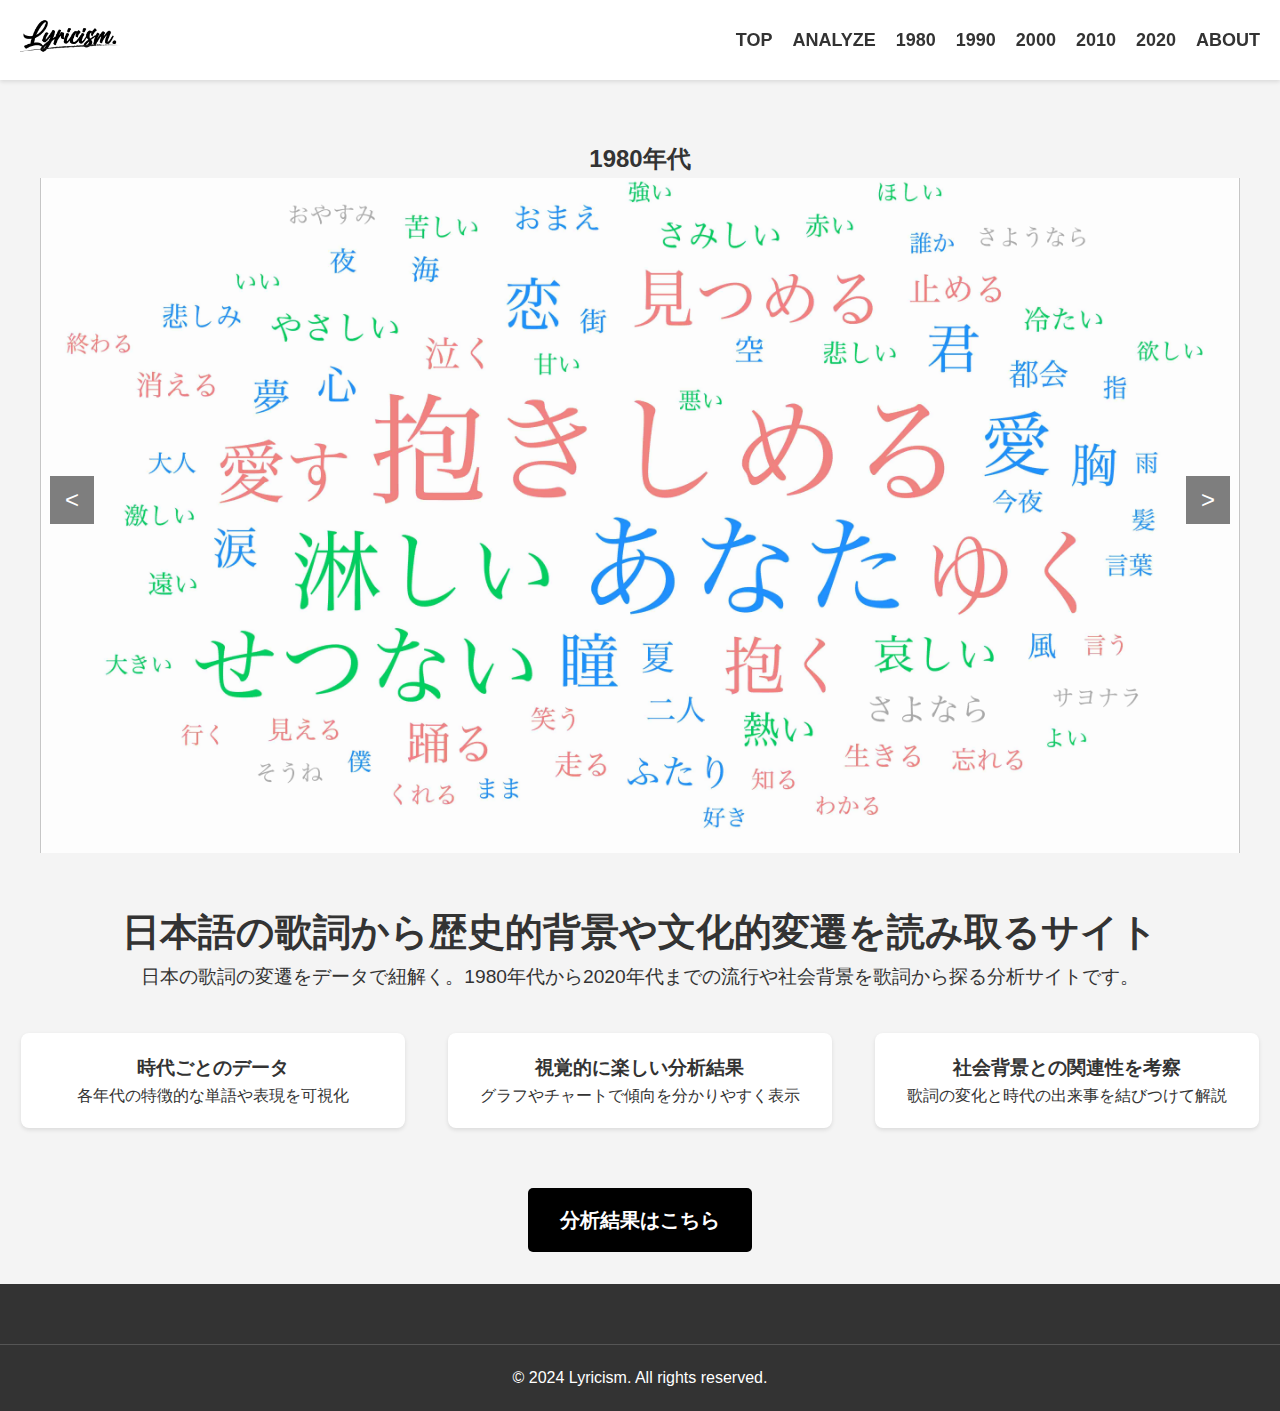
<file: index.html>
<!DOCTYPE html>
<html lang="ja">
<head>
    <meta charset="UTF-8">
    <meta name="viewport" content="width=device-width, initial-scale=1.0">
    <title>Lyricism</title>
    <link rel="stylesheet" href="styles.css">
</head>
<body>
    <header>
        <div class="logo">
            <a href="index.html">
                <img src="images/logo.png" alt="サイトロゴ">
            </a>
        </div>
        <button class="hamburger-menu" aria-label="メニュー">
            <span></span>
            <span></span>
            <span></span>
          </button>
          <nav class="nav-menu">
            <ul>
                <li><a href="index.html" id="top-link">TOP</a></li>
                <li><a href="analyze.html" id="analyze-link">ANALYZE</a></li>
                    <li><a href="1980.html" id="1980-link">1980</a></li>
                    <li><a href="1990.html" id="1990-link">1990</a></li>
                    <li><a href="2000.html" id="2000-link">2000</a></li>
                    <li><a href="2010.html" id="2010-link">2010</a></li>
                    <li><a href="2020.html" id="2020-link">2020</a></li>
                    <li><a href="about.html" id="about-link">ABOUT</a></li>
            </ul>
        </nav>
    </header>

    <main>
        <section class="word-cloud-slider">
            <button class="slider-arrow slider-arrow-left" aria-label="前の年代へ">&lt;</button>
            <div class="slider-container">
                <div class="slide" data-year="1980">
                    <h2>1980年代</h2>
                    <img src="images/1980wordcloud.jpg" alt="1980年代のワードクラウド">
                </div>
                <div class="slide" data-year="1990">
                    <h2>1990年代</h2>
                    <img src="images/1990年代_wordcloud.jpg" alt="1990年代のワードクラウド">
                </div>
                <div class="slide" data-year="2000">
                    <h2>2000年代</h2>
                    <img src="images/2000_wordcloud.jpg" alt="2000年代のワードクラウド">
                </div>
                <div class="slide" data-year="2010">
                    <h2>2010年代</h2>
                    <img src="images/2010's_wordcloud.jpg" alt="2010年代のワードクラウド">
                </div>
                <div class="slide" data-year="2020">
                    <h2>2020年代</h2>
                    <img src="images/2020's_wordcloud.jpg" alt="2020年代のワードクラウド">
                </div>
            </div>
            <button class="slider-arrow slider-arrow-right" aria-label="次の年代へ">&gt;</button>
        </section>

        <section class="site-introduction">
            <h1>日本語の歌詞から歴史的背景や文化的変遷を読み取るサイト</h1>
            <p>日本の歌詞の変遷をデータで紐解く。1980年代から2020年代までの流行や社会背景を歌詞から探る分析サイトです。</p>
        </section>

        <section class="site-points">
            <div class="point">
                <h3>時代ごとのデータ</h3>
                <p>各年代の特徴的な単語や表現を可視化</p>
            </div>
            <div class="point">
                <h3>視覚的に楽しい分析結果</h3>
                <p>グラフやチャートで傾向を分かりやすく表示</p>
            </div>
            <div class="point">
                <h3>社会背景との関連性を考察</h3>
                <p>歌詞の変化と時代の出来事を結びつけて解説</p>
            </div>
        </section>

        <div class="cta-container">
            <a href="analyze.html" class="cta-button" role="button" aria-label="分析結果を見る">
                分析結果はこちら
            </a>
        </div>

    </main>

    <footer>
        <div class="footer-bottom">
            <p>&copy; 2024 Lyricism. All rights reserved.</p>
        </div>
    </footer>

    <script src="script.js"></script>
</body>
</html>
</file>
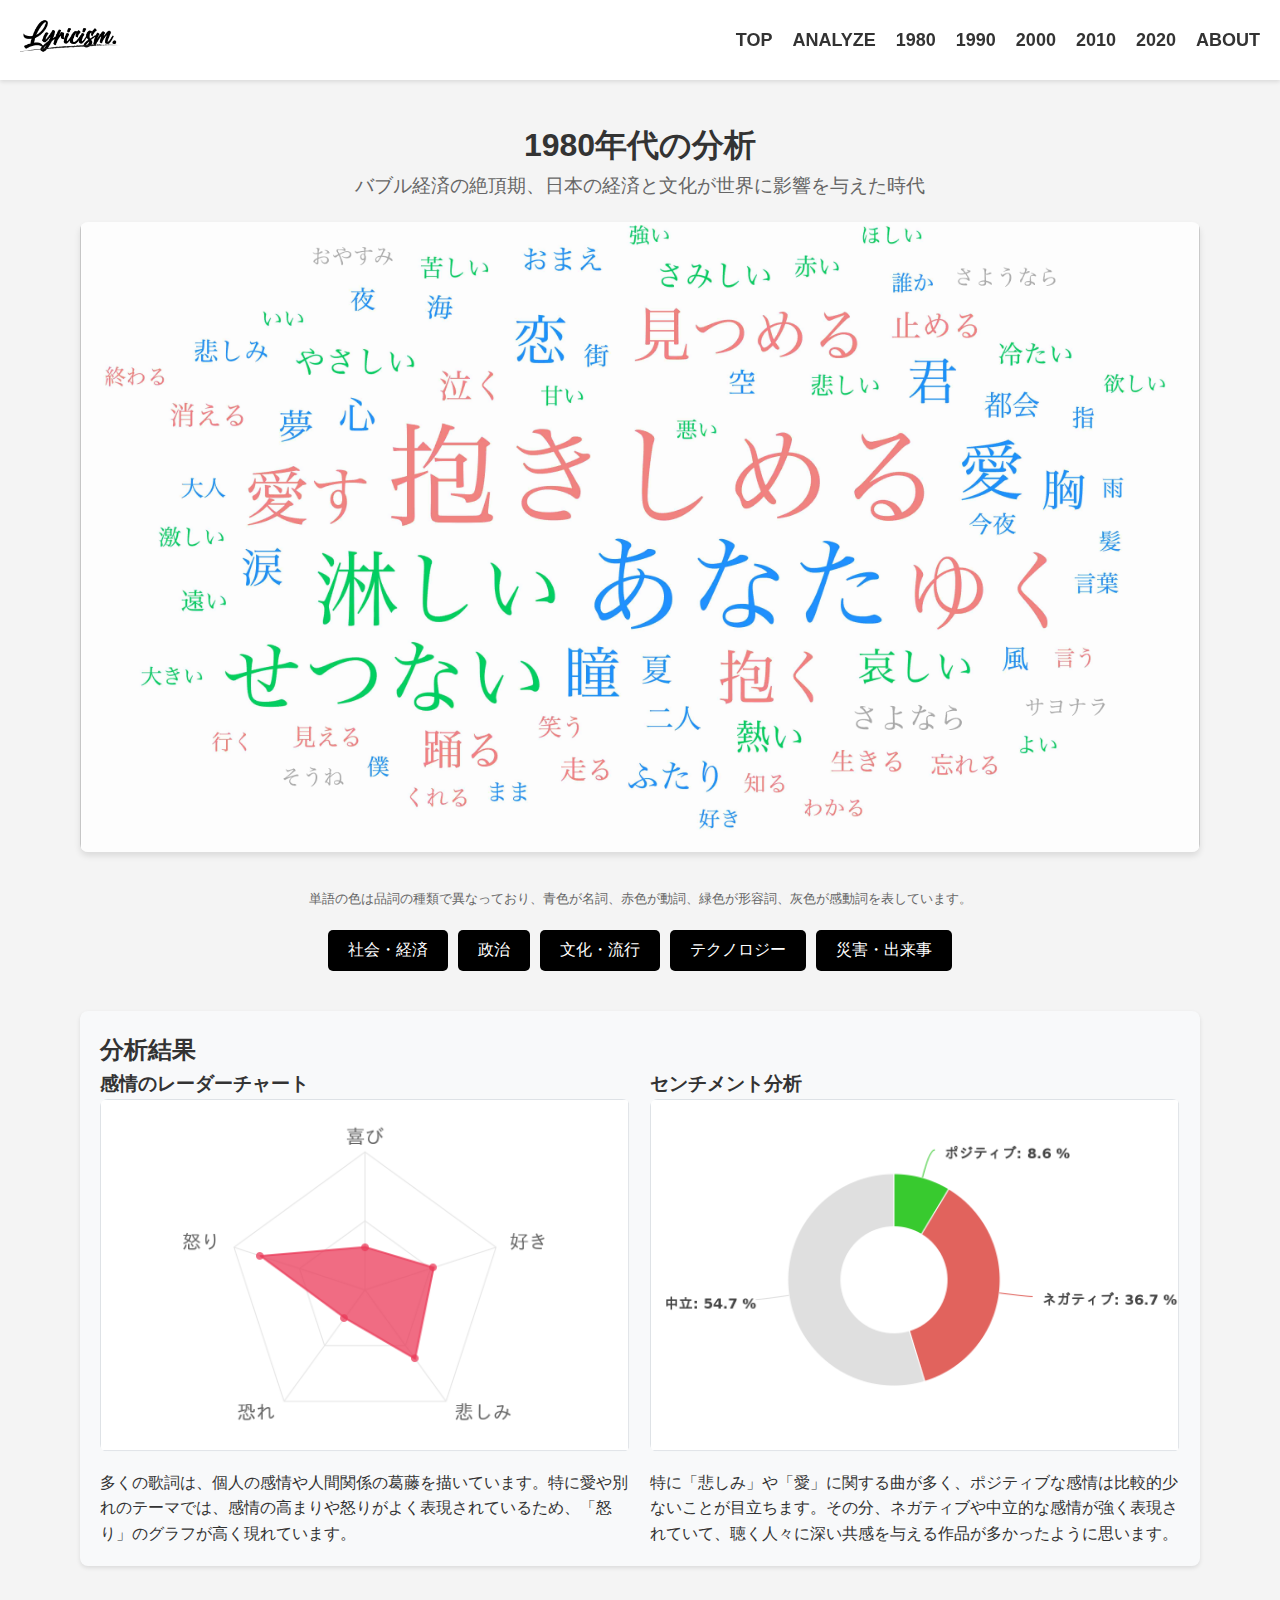
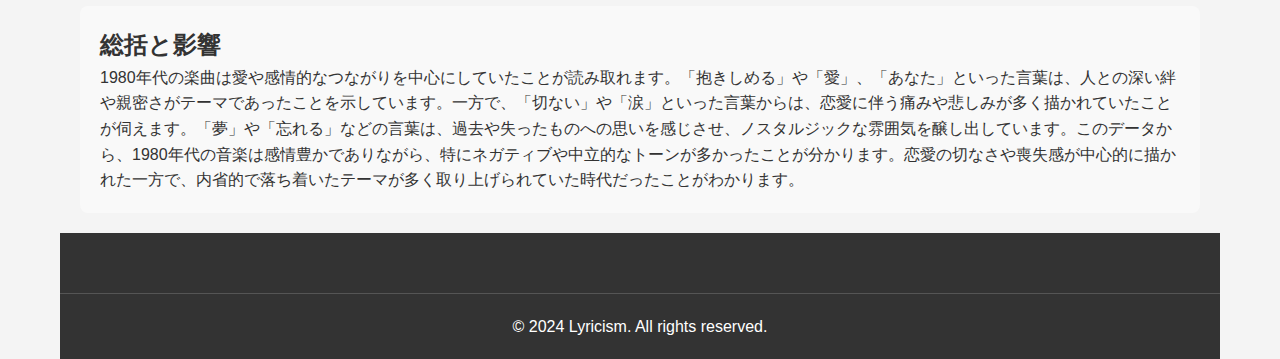
<file: 1980.html>
<!DOCTYPE html>
<html lang="ja">
<head>
    <meta charset="UTF-8">
    <meta name="viewport" content="width=device-width, initial-scale=1.0">
    <title>1980's - Lyricism</title>
    <link rel="stylesheet" href="styles.css">
    <link rel="stylesheet" href="era.css">
</head>
<body>
    <div class="container">
        <header>
            <div class="logo">
                    <a href="index.html">
                        <img src="images/logo.png" alt="サイトロゴ">
                    </a>
            </div>
            <button class="hamburger-menu" aria-label="メニュー">
                <span></span>
                <span></span>
                <span></span>
              </button>
              <nav class="nav-menu">
                <ul>
                    <li><a href="index.html" id="top-link">TOP</a></li>
                    <li><a href="analyze.html" id="analyze-link">ANALYZE</a></li>
                    <li><a href="1980.html" id="1980-link">1980</a></li>
                    <li><a href="1990.html" id="1990-link">1990</a></li>
                    <li><a href="2000.html" id="2000-link">2000</a></li>
                    <li><a href="2010.html" id="2010-link">2010</a></li>
                    <li><a href="2020.html" id="2020-link">2020</a></li>
                    <li><a href="about.html" id="about-link">ABOUT</a></li>
                </ul>
            </nav>
        </header>

        <main class="year-analysis">
            <section class="top-section">
                <h1>1980年代の分析</h1>
                <p class="year-description">バブル経済の絶頂期、日本の経済と文化が世界に影響を与えた時代</p>
                <div class="keyword-cloud">
                    <img src="images/1980wordcloud.jpg" alt="1980年代のキーワードクラウド" class="keyword-cloud-image">
                </div>
                <p class="keyword-explanation">単語の色は品詞の種類で異なっており、青色が名詞、赤色が動詞、緑色が形容詞、灰色が感動詞を表しています。</p>
                <div class="genre-buttons">
                    <button class="genre-btn" data-genre="society-economy">社会・経済</button>
                    <button class="genre-btn" data-genre="politics">政治</button>
                    <button class="genre-btn" data-genre="culture-trend">文化・流行</button>
                    <button class="genre-btn" data-genre="technology">テクノロジー</button>
                    <button class="genre-btn" data-genre="disasters-events">災害・出来事</button>
                </div>
            </section>

            <section id="genre-info" class="genre-info">
                <!-- ジャンル情報がここに動的に挿入されます -->
            </section>

            <section id="analysis-summary" class="analysis-summary">
                <h2>分析結果</h2>
                <div class="analysis-content">
                    <div class="emotion-analysis">
                        <h3>感情のレーダーチャート</h3>
                        <img src="images/1980emotion.png" alt="1980年代の感情レーダーチャート" class="analysis-image">
                        <p>多くの歌詞は、個人の感情や人間関係の葛藤を描いています。特に愛や別れのテーマでは、感情の高まりや怒りがよく表現されているため、「怒り」のグラフが高く現れています。</p>
                    </div>
                    <div class="sentiment-analysis">
                        <h3>センチメント分析</h3>
                        <img src="images/1980posinega.png" alt="1980年代のセンチメント分析" class="analysis-image">
                        <p>特に「悲しみ」や「愛」に関する曲が多く、ポジティブな感情は比較的少ないことが目立ちます。その分、ネガティブや中立的な感情が強く表現されていて、聴く人々に深い共感を与える作品が多かったように思います。</p>
                    </div>
                </div>
            </section>

            <section class="bottom-section">
                <h2>総括と影響</h2>
                <p>1980年代の楽曲は愛や感情的なつながりを中心にしていたことが読み取れます。「抱きしめる」や「愛」、「あなた」といった言葉は、人との深い絆や親密さがテーマであったことを示しています。一方で、「切ない」や「涙」といった言葉からは、恋愛に伴う痛みや悲しみが多く描かれていたことが伺えます。「夢」や「忘れる」などの言葉は、過去や失ったものへの思いを感じさせ、ノスタルジックな雰囲気を醸し出しています。このデータから、1980年代の音楽は感情豊かでありながら、特にネガティブや中立的なトーンが多かったことが分かります。恋愛の切なさや喪失感が中心的に描かれた一方で、内省的で落ち着いたテーマが多く取り上げられていた時代だったことがわかります。</p>
            </section>
        </main>

        <footer>
            <div class="footer-bottom">
                <p>&copy; 2024 Lyricism. All rights reserved.</p>
            </div>
        </footer>
    </div>
    <script src="1980.js"></script>
</body>
</html>
</file>
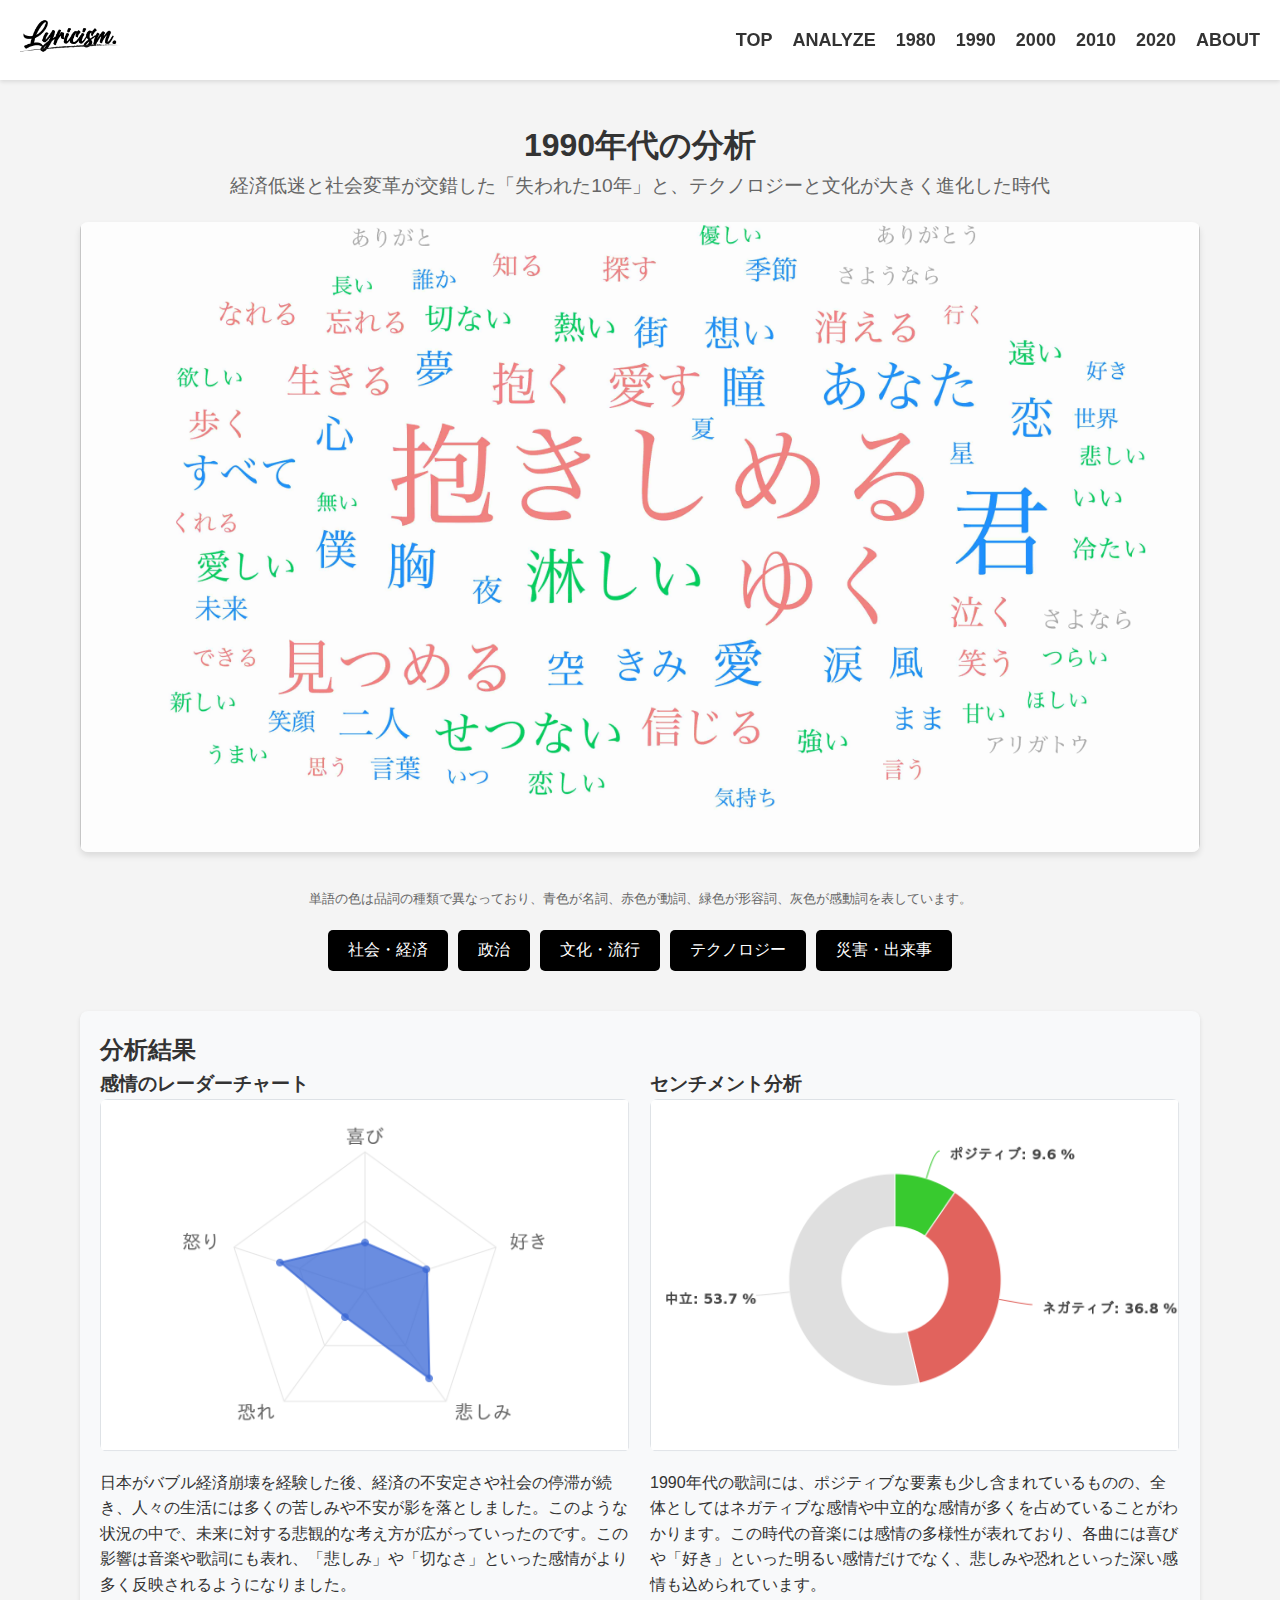
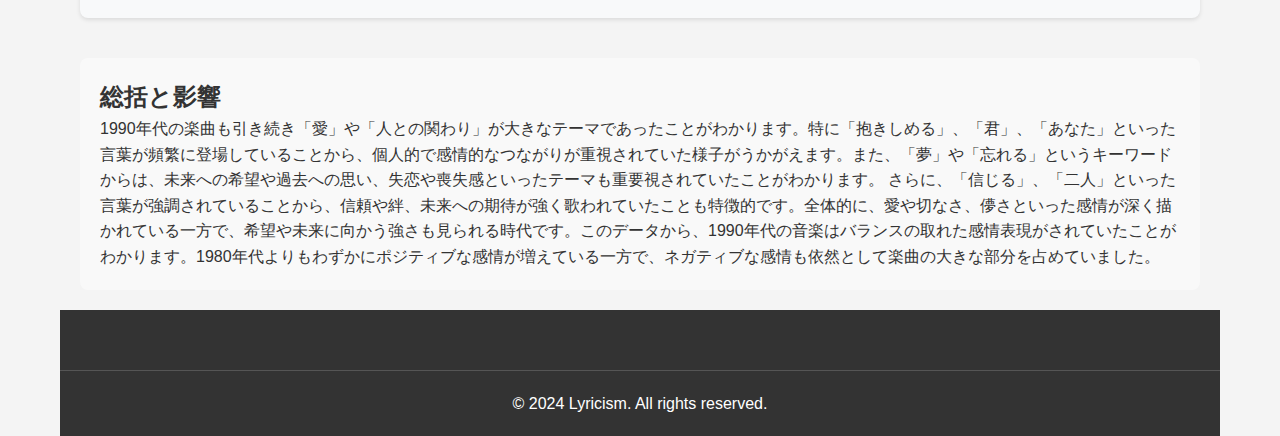
<file: 1990.html>
<!DOCTYPE html>
<html lang="ja">
<head>
    <meta charset="UTF-8">
    <meta name="viewport" content="width=device-width, initial-scale=1.0">
    <title>1990's - Lyricism</title>
    <link rel="stylesheet" href="styles.css">
    <link rel="stylesheet" href="era.css">
</head>
<body>
    <div class="container">
        <header>
            <div class="logo">
                <a href="index.html">
                    <img src="images/logo.png" alt="サイトロゴ">
                </a>
            </div>
            <button class="hamburger-menu" aria-label="メニュー">
                <span></span>
                <span></span>
                <span></span>
              </button>
              <nav class="nav-menu">
                <ul>
                    <li><a href="index.html" id="top-link">TOP</a></li>
                    <li><a href="analyze.html" id="analyze-link">ANALYZE</a></li>
                    <li><a href="1980.html" id="1980-link">1980</a></li>
                    <li><a href="1990.html" id="1990-link">1990</a></li>
                    <li><a href="2000.html" id="2000-link">2000</a></li>
                    <li><a href="2010.html" id="2010-link">2010</a></li>
                    <li><a href="2020.html" id="2020-link">2020</a></li>
                    <li><a href="about.html" id="about-link">ABOUT</a></li>
                </ul>
            </nav>
        </header>

        <main class="year-analysis">
            <section class="top-section">
                <h1>1990年代の分析</h1>
                <p class="year-description">経済低迷と社会変革が交錯した「失われた10年」と、テクノロジーと文化が大きく進化した時代</p>
                <div class="keyword-cloud">
                    <img src="images/1990年代_wordcloud.jpg" alt="1980年代のキーワードクラウド" class="keyword-cloud-image">
                </div>
                <p class="keyword-explanation">単語の色は品詞の種類で異なっており、青色が名詞、赤色が動詞、緑色が形容詞、灰色が感動詞を表しています。</p>
                <div class="genre-buttons">
                    <button class="genre-btn" data-genre="society-economy">社会・経済</button>
                    <button class="genre-btn" data-genre="politics">政治</button>
                    <button class="genre-btn" data-genre="culture-trend">文化・流行</button>
                    <button class="genre-btn" data-genre="technology">テクノロジー</button>
                    <button class="genre-btn" data-genre="disasters-events">災害・出来事</button>
                </div>
            </section>

            <section id="genre-info" class="genre-info">
                <!-- ジャンル情報がここに動的に挿入されます -->
            </section>

            <section id="analysis-summary" class="analysis-summary">
                <h2>分析結果</h2>
                <div class="analysis-content">
                    <div class="emotion-analysis">
                        <h3>感情のレーダーチャート</h3>
                        <img src="images/1990年代_emotionSummary.png" alt="1980年代の感情レーダーチャート" class="analysis-image">
                        <p>日本がバブル経済崩壊を経験した後、経済の不安定さや社会の停滞が続き、人々の生活には多くの苦しみや不安が影を落としました。このような状況の中で、未来に対する悲観的な考え方が広がっていったのです。この影響は音楽や歌詞にも表れ、「悲しみ」や「切なさ」といった感情がより多く反映されるようになりました。</p>
                    </div>
                    <div class="sentiment-analysis">
                        <h3>センチメント分析</h3>
                        <img src="images/1990年代_posinega_summary.png" alt="1980年代のセンチメント分析" class="analysis-image">
                        <p>1990年代の歌詞には、ポジティブな要素も少し含まれているものの、全体としてはネガティブな感情や中立的な感情が多くを占めていることがわかります。この時代の音楽には感情の多様性が表れており、各曲には喜びや「好き」といった明るい感情だけでなく、悲しみや恐れといった深い感情も込められています。</p>
                    </div>
                </div>
            </section>

            <section class="bottom-section">
                <h2>総括と影響</h2>
                <p>1990年代の楽曲も引き続き「愛」や「人との関わり」が大きなテーマであったことがわかります。特に「抱きしめる」、「君」、「あなた」といった言葉が頻繁に登場していることから、個人的で感情的なつながりが重視されていた様子がうかがえます。また、「夢」や「忘れる」というキーワードからは、未来への希望や過去への思い、失恋や喪失感といったテーマも重要視されていたことがわかります。 さらに、「信じる」、「二人」といった言葉が強調されていることから、信頼や絆、未来への期待が強く歌われていたことも特徴的です。全体的に、愛や切なさ、儚さといった感情が深く描かれている一方で、希望や未来に向かう強さも見られる時代です。このデータから、1990年代の音楽はバランスの取れた感情表現がされていたことがわかります。1980年代よりもわずかにポジティブな感情が増えている一方で、ネガティブな感情も依然として楽曲の大きな部分を占めていました。</p>
            </section>
        </main>

        <footer>
            <div class="footer-bottom">
                <p>&copy; 2024 Lyricism. All rights reserved.</p>
            </div>
        </footer>
    </div>

    <script src="1990.js"></script>
</body>
</html>
</file>
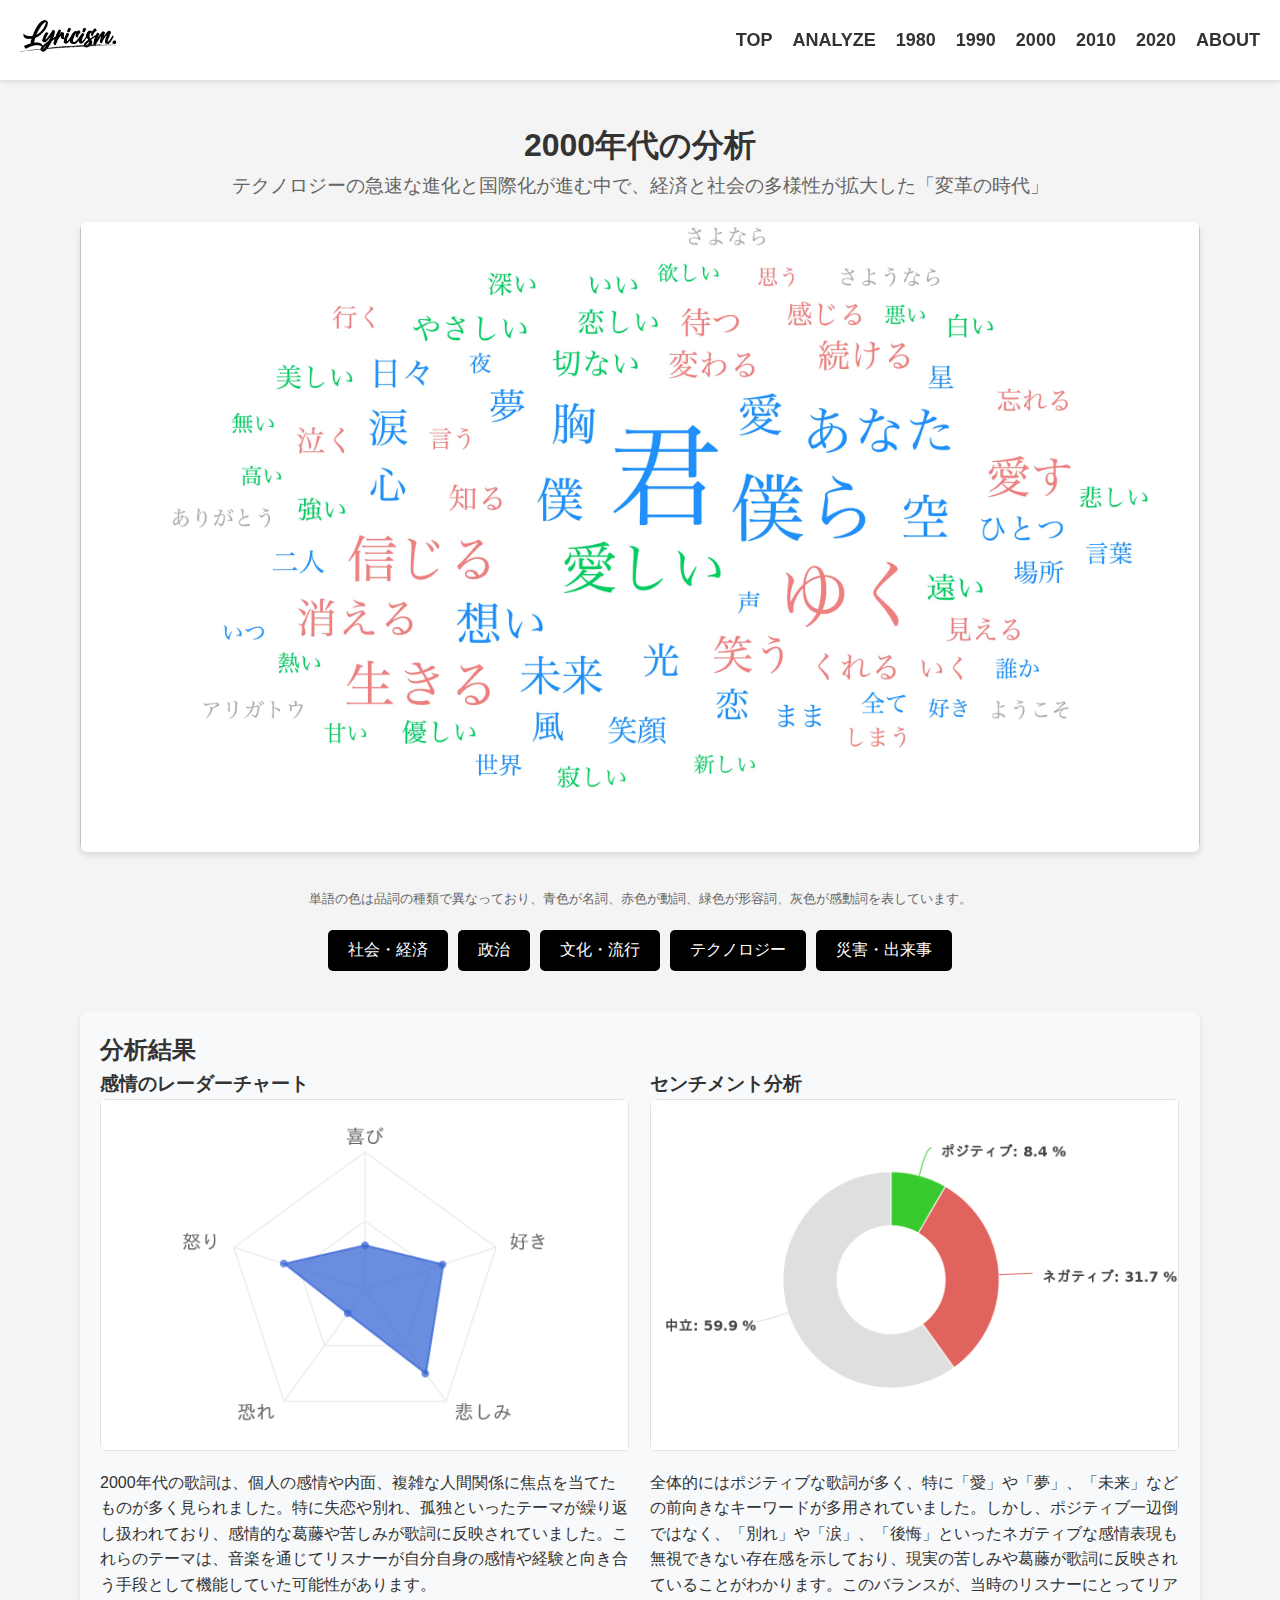
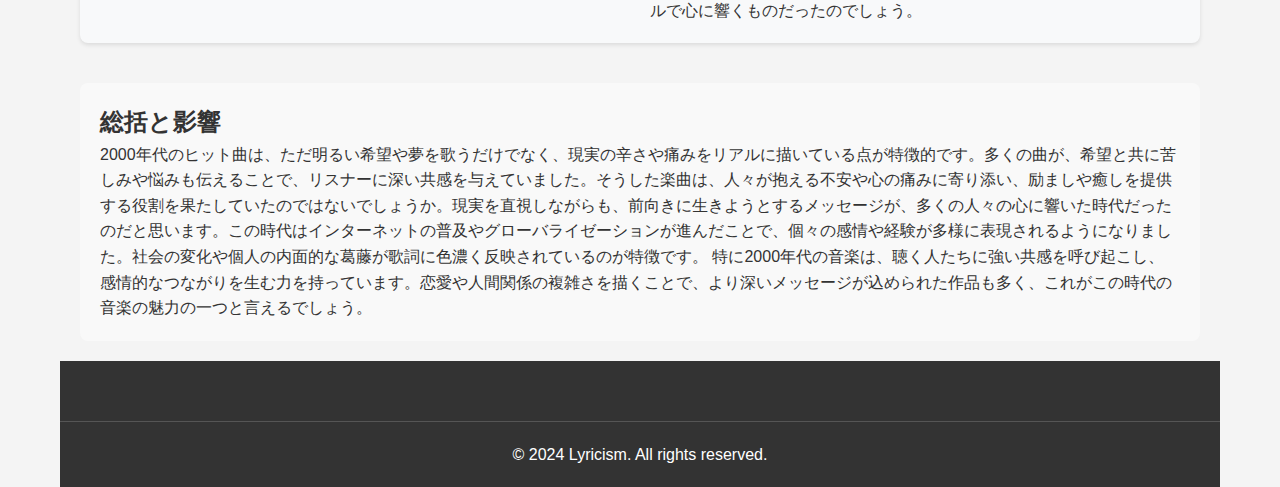
<file: 2000.html>
<!DOCTYPE html>
<html lang="ja">
<head>
    <meta charset="UTF-8">
    <meta name="viewport" content="width=device-width, initial-scale=1.0">
    <title>2000's - Lyricism</title>
    <link rel="stylesheet" href="styles.css">
    <link rel="stylesheet" href="era.css">
</head>
<body>
    <div class="container">
        <header>
            <div class="logo">
                <a href="index.html">
                    <img src="images/logo.png" alt="サイトロゴ">
                </a>
            </div>
            <button class="hamburger-menu" aria-label="メニュー">
                <span></span>
                <span></span>
                <span></span>
              </button>
              <nav class="nav-menu">
                <ul>
                    <li><a href="index.html" id="top-link">TOP</a></li>
                    <li><a href="analyze.html" id="analyze-link">ANALYZE</a></li>
                    <li><a href="1980.html" id="1980-link">1980</a></li>
                    <li><a href="1990.html" id="1990-link">1990</a></li>
                    <li><a href="2000.html" id="2000-link">2000</a></li>
                    <li><a href="2010.html" id="2010-link">2010</a></li>
                    <li><a href="2020.html" id="2020-link">2020</a></li>
                    <li><a href="about.html" id="about-link">ABOUT</a></li>
                </ul>
            </nav>
        </header>

        <main class="year-analysis">
            <section class="top-section">
                <h1>2000年代の分析</h1>
                <p class="year-description">テクノロジーの急速な進化と国際化が進む中で、経済と社会の多様性が拡大した「変革の時代」</p>
                <div class="keyword-cloud">
                    <img src="images/2000_wordcloud.jpg" alt="1980年代のキーワードクラウド" class="keyword-cloud-image">
                </div>
                <p class="keyword-explanation">単語の色は品詞の種類で異なっており、青色が名詞、赤色が動詞、緑色が形容詞、灰色が感動詞を表しています。</p>
                <div class="genre-buttons">
                    <button class="genre-btn" data-genre="society-economy">社会・経済</button>
                    <button class="genre-btn" data-genre="politics">政治</button>
                    <button class="genre-btn" data-genre="culture-trend">文化・流行</button>
                    <button class="genre-btn" data-genre="technology">テクノロジー</button>
                    <button class="genre-btn" data-genre="disasters-events">災害・出来事</button>
                </div>
            </section>

            <section id="genre-info" class="genre-info">
                <!-- ジャンル情報がここに動的に挿入されます -->
            </section>

            <section id="analysis-summary" class="analysis-summary">
                <h2>分析結果</h2>
                <div class="analysis-content">
                    <div class="emotion-analysis">
                        <h3>感情のレーダーチャート</h3>
                        <img src="images/2000_emotionSummary.png" alt="1980年代の感情レーダーチャート" class="analysis-image">
                        <p>2000年代の歌詞は、個人の感情や内面、複雑な人間関係に焦点を当てたものが多く見られました。特に失恋や別れ、孤独といったテーマが繰り返し扱われており、感情的な葛藤や苦しみが歌詞に反映されていました。これらのテーマは、音楽を通じてリスナーが自分自身の感情や経験と向き合う手段として機能していた可能性があります。</p>
                    </div>
                    <div class="sentiment-analysis">
                        <h3>センチメント分析</h3>
                        <img src="images/2000_posinega_summary.png" alt="1980年代のセンチメント分析" class="analysis-image">
                        <p>全体的にはポジティブな歌詞が多く、特に「愛」や「夢」、「未来」などの前向きなキーワードが多用されていました。しかし、ポジティブ一辺倒ではなく、「別れ」や「涙」、「後悔」といったネガティブな感情表現も無視できない存在感を示しており、現実の苦しみや葛藤が歌詞に反映されていることがわかります。このバランスが、当時のリスナーにとってリアルで心に響くものだったのでしょう。</p>
                    </div>
                </div>
            </section>

            <section class="bottom-section">
                <h2>総括と影響</h2>
                <p>2000年代のヒット曲は、ただ明るい希望や夢を歌うだけでなく、現実の辛さや痛みをリアルに描いている点が特徴的です。多くの曲が、希望と共に苦しみや悩みも伝えることで、リスナーに深い共感を与えていました。そうした楽曲は、人々が抱える不安や心の痛みに寄り添い、励ましや癒しを提供する役割を果たしていたのではないでしょうか。現実を直視しながらも、前向きに生きようとするメッセージが、多くの人々の心に響いた時代だったのだと思います。この時代はインターネットの普及やグローバライゼーションが進んだことで、個々の感情や経験が多様に表現されるようになりました。社会の変化や個人の内面的な葛藤が歌詞に色濃く反映されているのが特徴です。
                    特に2000年代の音楽は、聴く人たちに強い共感を呼び起こし、感情的なつながりを生む力を持っています。恋愛や人間関係の複雑さを描くことで、より深いメッセージが込められた作品も多く、これがこの時代の音楽の魅力の一つと言えるでしょう。</p>
            </section>
        </main>

        <footer>
            <div class="footer-bottom">
                <p>&copy; 2024 Lyricism. All rights reserved.</p>
            </div>
        </footer>
    </div>

    <script src="2000.js"></script>
    
</body>
</html>
</file>
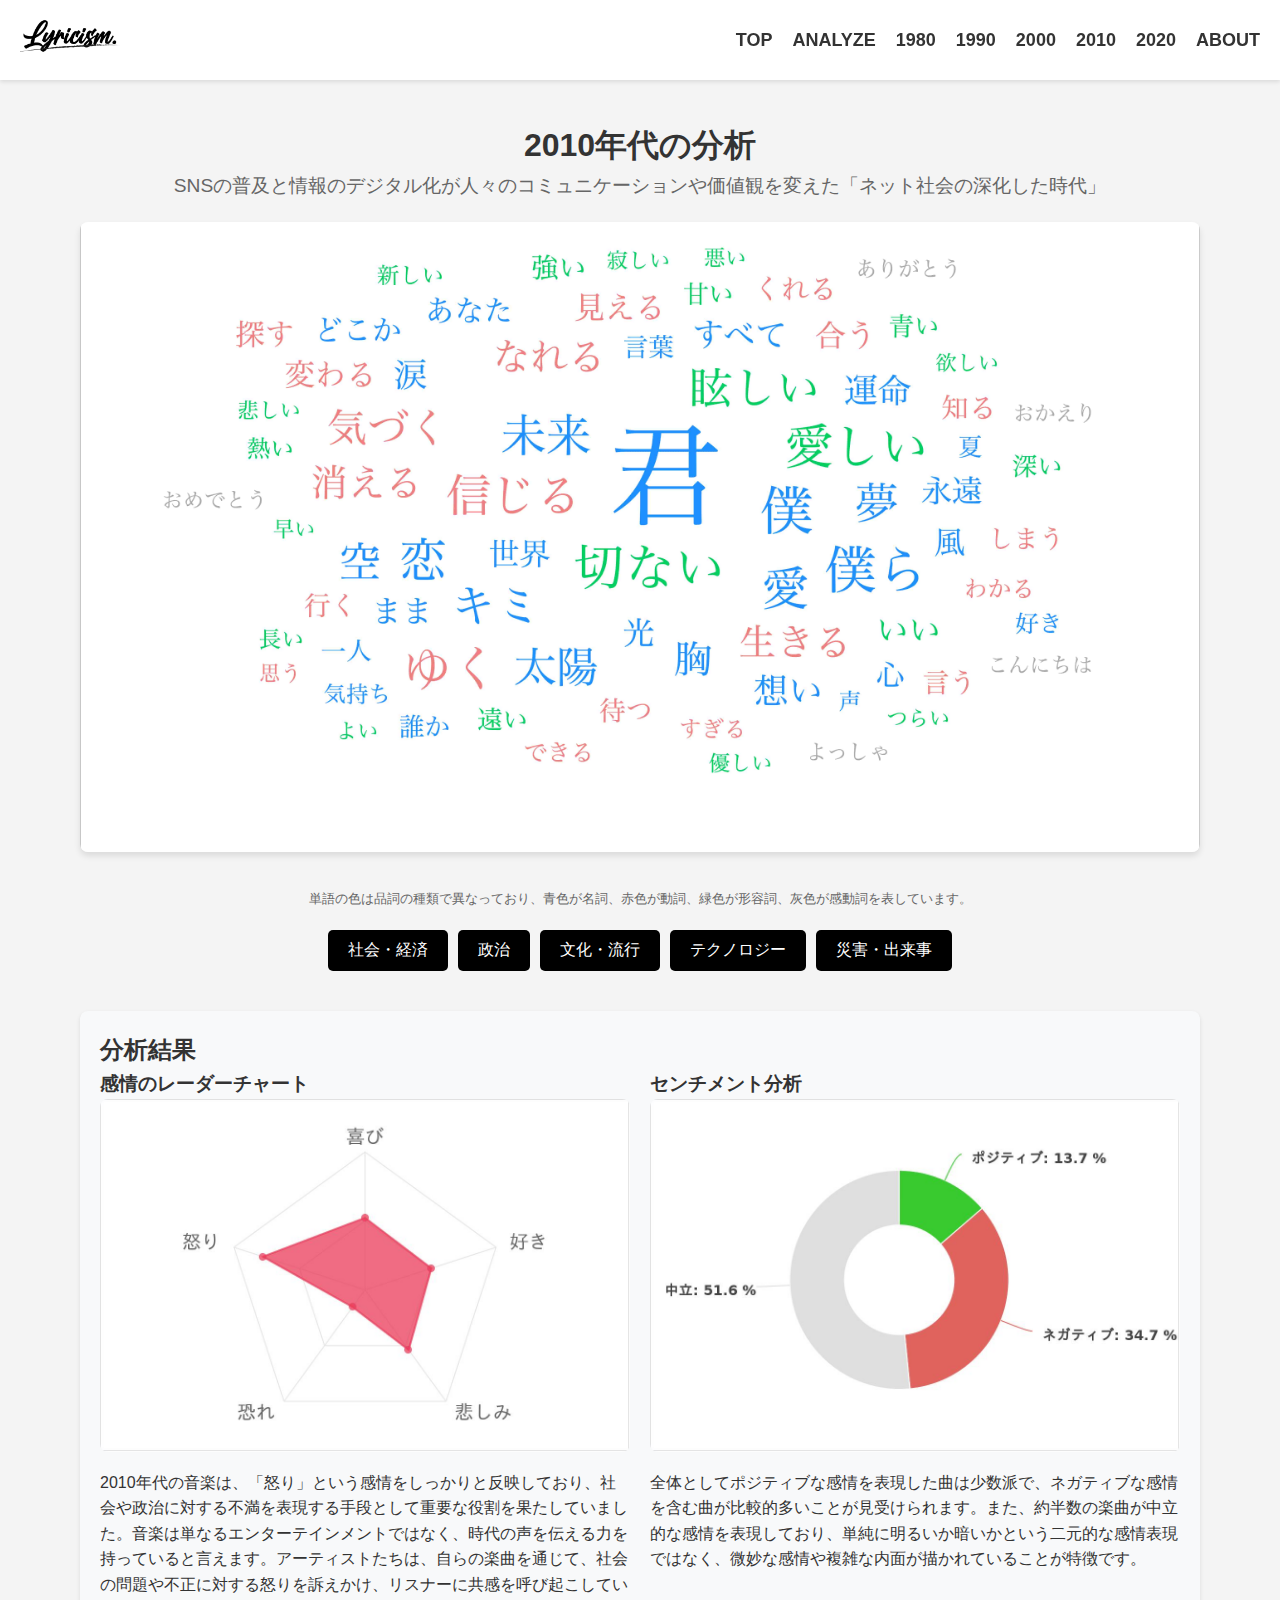
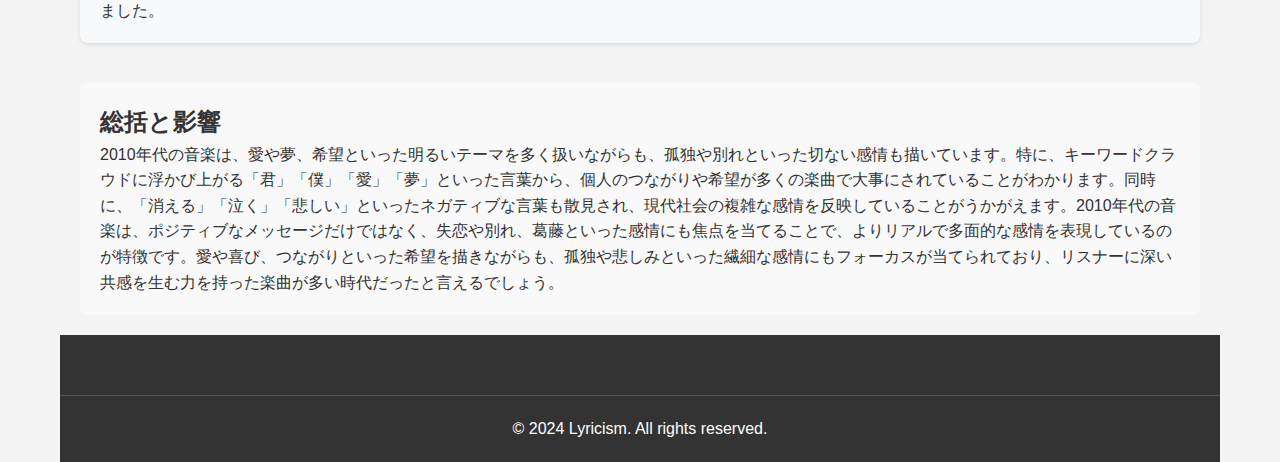
<file: 2010.html>
<!DOCTYPE html>
<html lang="ja">
<head>
    <meta charset="UTF-8">
    <meta name="viewport" content="width=device-width, initial-scale=1.0">
    <title>2010's - Lyricism</title>
    <link rel="stylesheet" href="styles.css">
    <link rel="stylesheet" href="era.css">
</head>
<body>
    <div class="container">
        <header>
            <div class="logo">
                <a href="index.html">
                    <img src="images/logo.png" alt="サイトロゴ">
                </a>
            </div>
            <button class="hamburger-menu" aria-label="メニュー">
                <span></span>
                <span></span>
                <span></span>
              </button>
              <nav class="nav-menu">
                <ul>
                    <li><a href="index.html" id="top-link">TOP</a></li>
                    <li><a href="analyze.html" id="analyze-link">ANALYZE</a></li>
                    <li><a href="1980.html" id="1980-link">1980</a></li>
                    <li><a href="1990.html" id="1990-link">1990</a></li>
                    <li><a href="2000.html" id="2000-link">2000</a></li>
                    <li><a href="2010.html" id="2010-link">2010</a></li>
                    <li><a href="2020.html" id="2020-link">2020</a></li>
                    <li><a href="about.html" id="about-link">ABOUT</a></li>
                </ul>
            </nav>
        </header>

        <main class="year-analysis">
            <section class="top-section">
                <h1>2010年代の分析</h1>
                <p class="year-description">SNSの普及と情報のデジタル化が人々のコミュニケーションや価値観を変えた「ネット社会の深化した時代」</p>
                <div class="keyword-cloud">
                    <img src="images/2010's_wordcloud.jpg" alt="1980年代のキーワードクラウド" class="keyword-cloud-image">
                </div>
                <p class="keyword-explanation">単語の色は品詞の種類で異なっており、青色が名詞、赤色が動詞、緑色が形容詞、灰色が感動詞を表しています。</p>
                <div class="genre-buttons">
                    <button class="genre-btn" data-genre="society-economy">社会・経済</button>
                    <button class="genre-btn" data-genre="politics">政治</button>
                    <button class="genre-btn" data-genre="culture-trend">文化・流行</button>
                    <button class="genre-btn" data-genre="technology">テクノロジー</button>
                    <button class="genre-btn" data-genre="disasters-events">災害・出来事</button>
                </div>
            </section>

            <section id="genre-info" class="genre-info">
                <!-- ジャンル情報がここに動的に挿入されます -->
            </section>

            <section id="analysis-summary" class="analysis-summary">
                <h2>分析結果</h2>
                <div class="analysis-content">
                    <div class="emotion-analysis">
                        <h3>感情のレーダーチャート</h3>
                        <img src="images/2010's_emotionSummary.jpeg" alt="1980年代の感情レーダーチャート" class="analysis-image">
                        <p>2010年代の音楽は、「怒り」という感情をしっかりと反映しており、社会や政治に対する不満を表現する手段として重要な役割を果たしていました。音楽は単なるエンターテインメントではなく、時代の声を伝える力を持っていると言えます。アーティストたちは、自らの楽曲を通じて、社会の問題や不正に対する怒りを訴えかけ、リスナーに共感を呼び起こしていました。</p>
                    </div>
                    <div class="sentiment-analysis">
                        <h3>センチメント分析</h3>
                        <img src="images/2010's_posinega_summary.jpeg" alt="1980年代のセンチメント分析" class="analysis-image">
                        <p>全体としてポジティブな感情を表現した曲は少数派で、ネガティブな感情を含む曲が比較的多いことが見受けられます。また、約半数の楽曲が中立的な感情を表現しており、単純に明るいか暗いかという二元的な感情表現ではなく、微妙な感情や複雑な内面が描かれていることが特徴です。</p>
                    </div>
                </div>
            </section>

            <section class="bottom-section">
                <h2>総括と影響</h2>
                <p>2010年代の音楽は、愛や夢、希望といった明るいテーマを多く扱いながらも、孤独や別れといった切ない感情も描いています。特に、キーワードクラウドに浮かび上がる「君」「僕」「愛」「夢」といった言葉から、個人のつながりや希望が多くの楽曲で大事にされていることがわかります。同時に、「消える」「泣く」「悲しい」といったネガティブな言葉も散見され、現代社会の複雑な感情を反映していることがうかがえます。2010年代の音楽は、ポジティブなメッセージだけではなく、失恋や別れ、葛藤といった感情にも焦点を当てることで、よりリアルで多面的な感情を表現しているのが特徴です。愛や喜び、つながりといった希望を描きながらも、孤独や悲しみといった繊細な感情にもフォーカスが当てられており、リスナーに深い共感を生む力を持った楽曲が多い時代だったと言えるでしょう。</p>
            </section>
        </main>

        <footer>
            <div class="footer-bottom">
                <p>&copy; 2024 Lyricism. All rights reserved.</p>
            </div>
        </footer>
    </div>

    <script src="2010.js"></script>
</body>
</html>
</file>
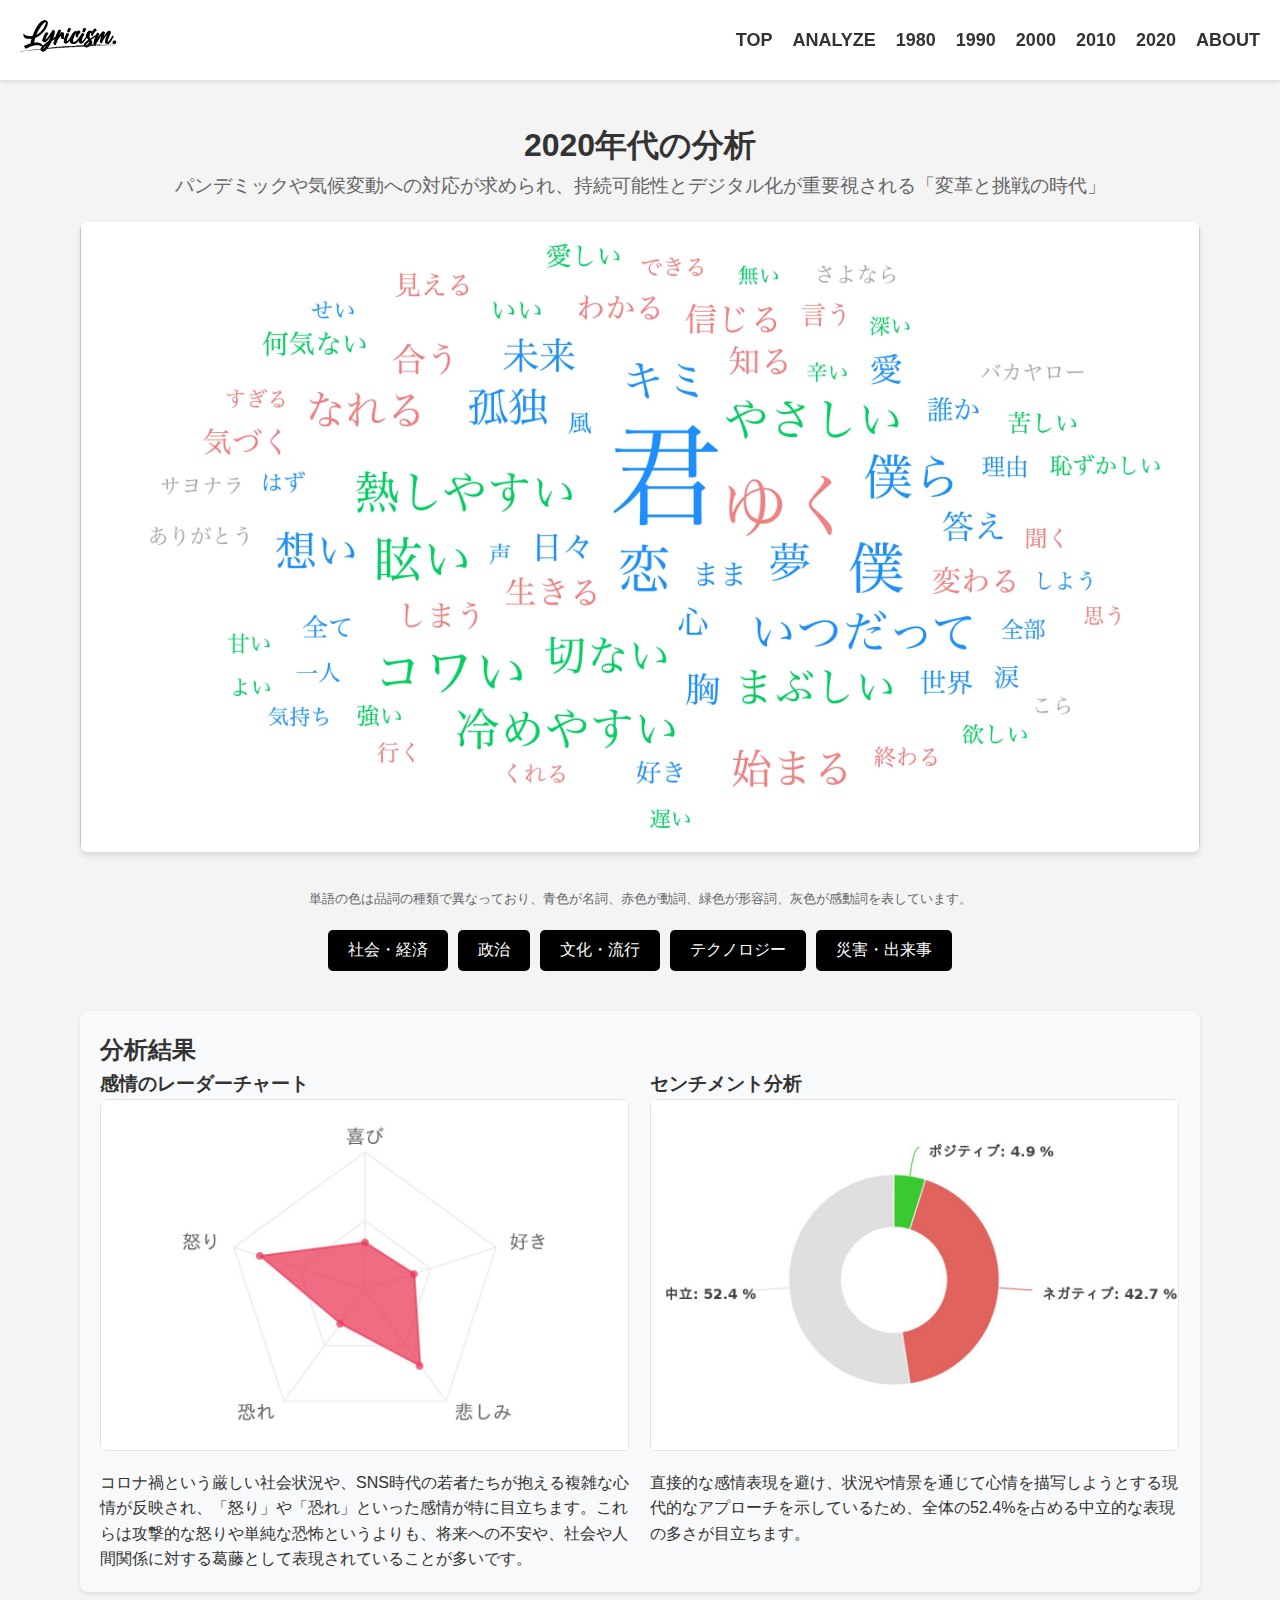
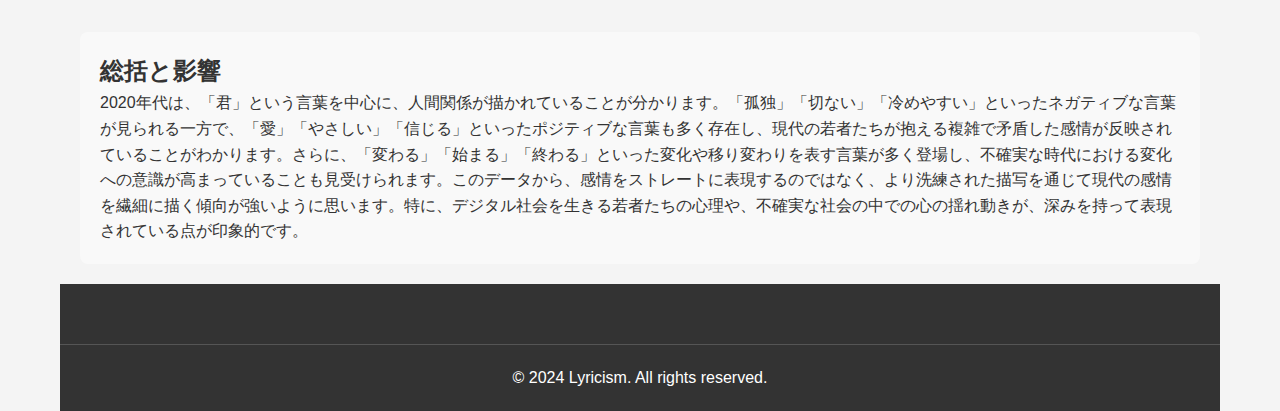
<file: 2020.html>
<!DOCTYPE html>
<html lang="ja">
<head>
    <meta charset="UTF-8">
    <meta name="viewport" content="width=device-width, initial-scale=1.0">
    <title>2020's - Lyricism</title>
    <link rel="stylesheet" href="styles.css">
    <link rel="stylesheet" href="era.css">
</head>
<body>
    <div class="container">
        <header>
            <div class="logo">
                <a href="index.html">
                    <img src="images/logo.png" alt="サイトロゴ">
                </a>
            </div>
            <button class="hamburger-menu" aria-label="メニュー">
                <span></span>
                <span></span>
                <span></span>
              </button>
              <nav class="nav-menu">
                <ul>
                    <li><a href="index.html" id="top-link">TOP</a></li>
                    <li><a href="analyze.html" id="analyze-link">ANALYZE</a></li>
                    <li><a href="1980.html" id="1980-link">1980</a></li>
                    <li><a href="1990.html" id="1990-link">1990</a></li>
                    <li><a href="2000.html" id="2000-link">2000</a></li>
                    <li><a href="2010.html" id="2010-link">2010</a></li>
                    <li><a href="2020.html" id="2020-link">2020</a></li>
                    <li><a href="about.html" id="about-link">ABOUT</a></li>
                </ul>
            </nav>
        </header>

        <main class="year-analysis">
            <section class="top-section">
                <h1>2020年代の分析</h1>
                <p class="year-description">パンデミックや気候変動への対応が求められ、持続可能性とデジタル化が重要視される「変革と挑戦の時代」</p>
                <div class="keyword-cloud">
                    <img src="images/2020's_wordcloud.jpg" alt="2020年代のキーワードクラウド" class="keyword-cloud-image">
                </div>
                <p class="keyword-explanation">単語の色は品詞の種類で異なっており、青色が名詞、赤色が動詞、緑色が形容詞、灰色が感動詞を表しています。</p>
                <div class="genre-buttons">
                    <button class="genre-btn" data-genre="society-economy">社会・経済</button>
                    <button class="genre-btn" data-genre="politics">政治</button>
                    <button class="genre-btn" data-genre="culture-trend">文化・流行</button>
                    <button class="genre-btn" data-genre="technology">テクノロジー</button>
                    <button class="genre-btn" data-genre="disasters-events">災害・出来事</button>
                </div>
            </section>

            <section id="genre-info" class="genre-info">
                <!-- ジャンル情報がここに動的に挿入されます -->
            </section>

            <section id="analysis-summary" class="analysis-summary">
                <h2>分析結果</h2>
                <div class="analysis-content">
                    <div class="emotion-analysis">
                        <h3>感情のレーダーチャート</h3>
                        <img src="images/2020's_emotionSummary.jpeg" alt="1980年代の感情レーダーチャート" class="analysis-image">
                        <p>コロナ禍という厳しい社会状況や、SNS時代の若者たちが抱える複雑な心情が反映され、「怒り」や「恐れ」といった感情が特に目立ちます。これらは攻撃的な怒りや単純な恐怖というよりも、将来への不安や、社会や人間関係に対する葛藤として表現されていることが多いです。</p>
                    </div>
                    <div class="sentiment-analysis">
                        <h3>センチメント分析</h3>
                        <img src="images/2020's_posinega_summary.jpeg" alt="1980年代のセンチメント分析" class="analysis-image">
                        <p>直接的な感情表現を避け、状況や情景を通じて心情を描写しようとする現代的なアプローチを示しているため、全体の52.4%を占める中立的な表現の多さが目立ちます。</p>
                    </div>
                </div>
            </section>

            <section class="bottom-section">
                <h2>総括と影響</h2>
                <p>2020年代は、「君」という言葉を中心に、人間関係が描かれていることが分かります。「孤独」「切ない」「冷めやすい」といったネガティブな言葉が見られる一方で、「愛」「やさしい」「信じる」といったポジティブな言葉も多く存在し、現代の若者たちが抱える複雑で矛盾した感情が反映されていることがわかります。さらに、「変わる」「始まる」「終わる」といった変化や移り変わりを表す言葉が多く登場し、不確実な時代における変化への意識が高まっていることも見受けられます。このデータから、感情をストレートに表現するのではなく、より洗練された描写を通じて現代の感情を繊細に描く傾向が強いように思います。特に、デジタル社会を生きる若者たちの心理や、不確実な社会の中での心の揺れ動きが、深みを持って表現されている点が印象的です。</p>
            </section>
        </main>

        <footer>
            <div class="footer-bottom">
                <p>&copy; 2024 Lyricism. All rights reserved.</p>
            </div>
        </footer>
    </div>

    <script src="2020.js"></script>
</body>
</html>
</file>
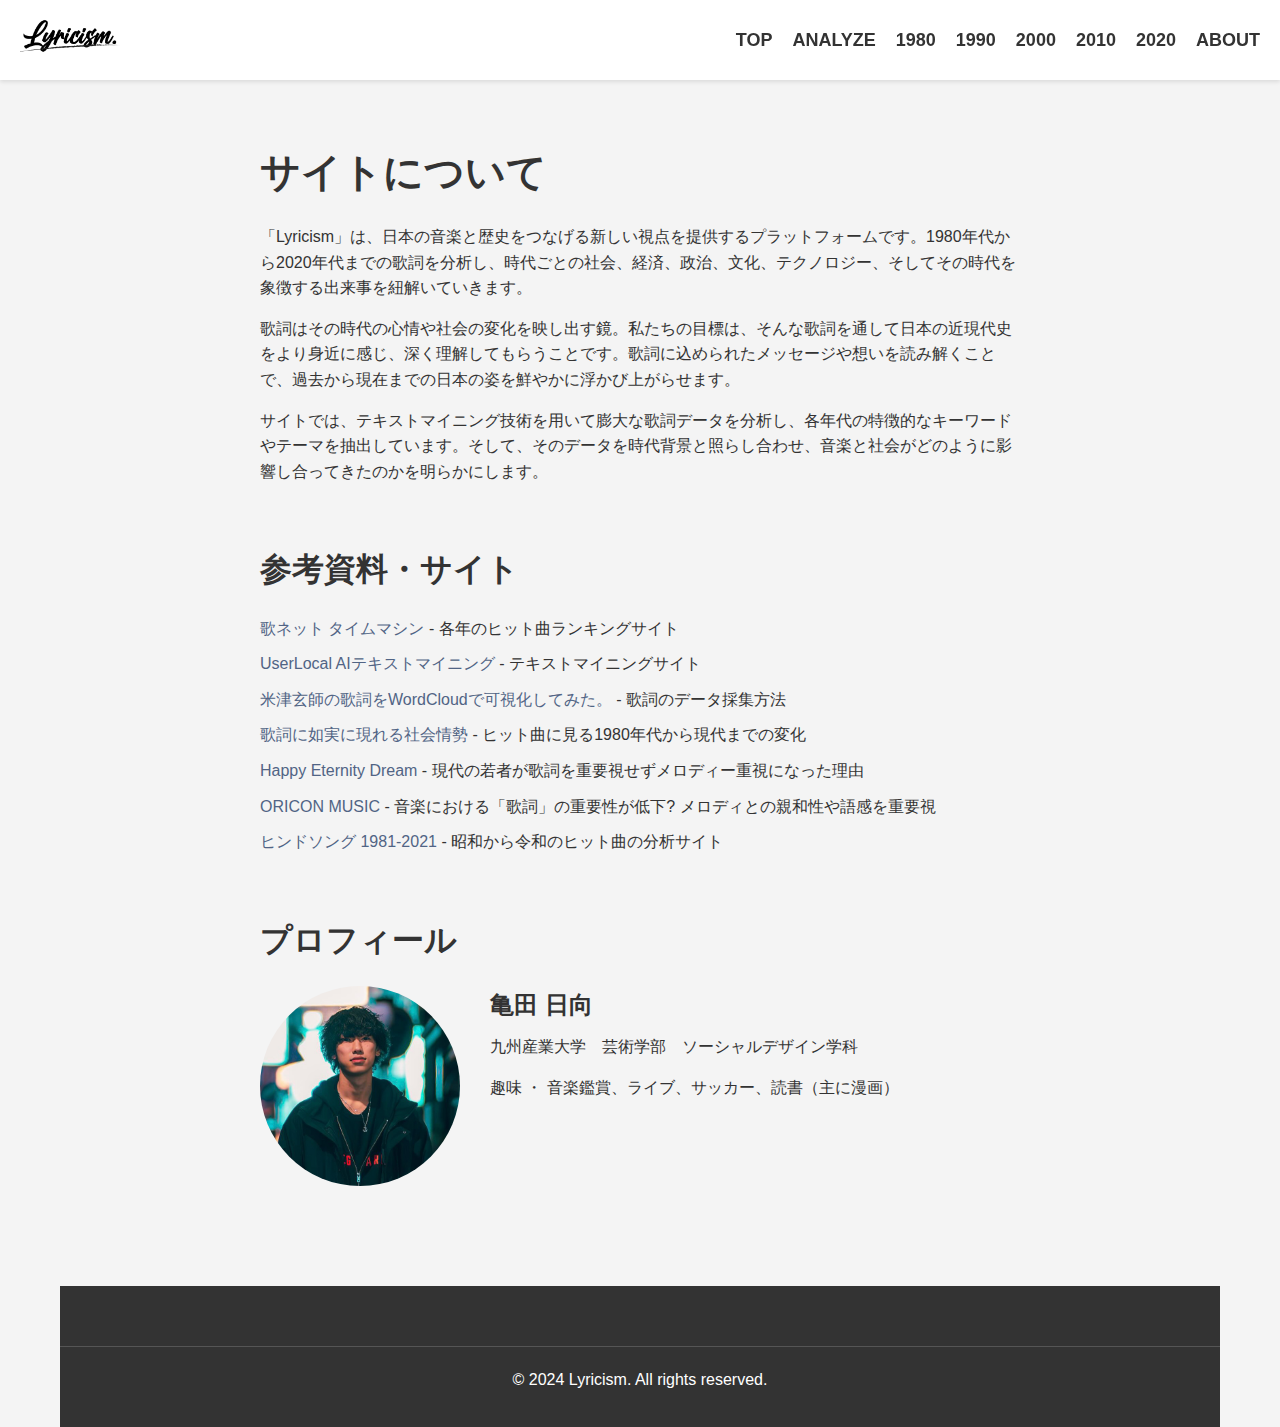
<file: about.html>
<!DOCTYPE html>
<html lang="ja">
<head>
    <meta charset="UTF-8">
    <meta name="viewport" content="width=device-width, initial-scale=1.0">
    <title>About - Lyricism</title>
    <link rel="stylesheet" href="styles.css">
    <link rel="stylesheet" href="about.css">
</head>
<body>
    <div class="container">
        <header>
            <div class="logo">
                <a href="index.html">
                <img src="images/logo.png" alt="サイトロゴ">
            </a>
            </div>
            <button class="hamburger-menu" aria-label="メニュー">
                <span></span>
                <span></span>
                <span></span>
              </button>
              <nav class="nav-menu">
                <ul>
                    <li><a href="index.html" id="top-link">TOP</a></li>
                    <li><a href="analyze.html" id="analyze-link">ANALYZE</a></li>
                    <li><a href="1980.html" id="1980-link">1980</a></li>
                    <li><a href="1990.html" id="1990-link">1990</a></li>
                    <li><a href="2000.html" id="2000-link">2000</a></li>
                    <li><a href="2010.html" id="2010-link">2010</a></li>
                    <li><a href="2020.html" id="2020-link">2020</a></li>
                    <li><a href="about.html" id="about-link">ABOUT</a></li>
                </ul>
            </nav>
        </header>

        <main class="about-content">
            <section class="site-description">
                <h1>サイトについて</h1>
                <p>「Lyricism」は、日本の音楽と歴史をつなげる新しい視点を提供するプラットフォームです。1980年代から2020年代までの歌詞を分析し、時代ごとの社会、経済、政治、文化、テクノロジー、そしてその時代を象徴する出来事を紐解いていきます。</p>
                <p>歌詞はその時代の心情や社会の変化を映し出す鏡。私たちの目標は、そんな歌詞を通して日本の近現代史をより身近に感じ、深く理解してもらうことです。歌詞に込められたメッセージや想いを読み解くことで、過去から現在までの日本の姿を鮮やかに浮かび上がらせます。</p>
                <p>サイトでは、テキストマイニング技術を用いて膨大な歌詞データを分析し、各年代の特徴的なキーワードやテーマを抽出しています。そして、そのデータを時代背景と照らし合わせ、音楽と社会がどのように影響し合ってきたのかを明らかにします。</p>
            </section>

            <section class="references-section">
                <h2>参考資料・サイト</h2>
                <ul>
                    <li><a href="https://www.uta-net.com/user/timemachine/index.html" target="_blank" rel="noopener noreferrer">歌ネット タイムマシン</a> - 各年のヒット曲ランキングサイト</li>
                    <li><a href="https://textmining.userlocal.jp" target="_blank" rel="noopener noreferrer">UserLocal AIテキストマイニング</a> - テキストマイニングサイト</li>
                    <li><a href="https://qiita.com/Senple/items/1ad08b1a7ac9560bef62" target="_blank" rel="noopener noreferrer">米津玄師の歌詞をWordCloudで可視化してみた。</a> - 歌詞のデータ採集方法</li>
                    <li><a href="https://s.mxtv.jp/tokyomxplus/mx/article/202211160650/detail/" target="_blank" rel="noopener noreferrer">歌詞に如実に現れる社会情勢</a> - ヒット曲に見る1980年代から現代までの変化</li>
                    <li><a href="https://dmhed.com/現代の若者が歌詞を重要視せずメロディー重視に/" target="_blank" rel="noopener noreferrer">Happy Eternity Dream</a> - 現代の若者が歌詞を重要視せずメロディー重視になった理由 </li>
                    <li><a href="https://www.oricon.co.jp/news/2052012/full/" target="_blank" rel="noopener noreferrer">ORICON MUSIC</a> - 音楽における「歌詞」の重要性が低下? メロディとの親和性や語感を重要視</li>
                    <li><a href="https://seikatsusoken.jp/40th/hindosong/" target="_blank" rel="noopener noreferrer">ヒンドソング 1981-2021</a> - 昭和から令和のヒット曲の分析サイト</li>
                </ul>
            </section>

            <section class="profile">
                <h2>プロフィール</h2>
                <div class="profile-content">
                    <img src="images/profile.jpg" alt="プロフィール写真" class="profile-image">
                    <div class="profile-text">
                        <h3>亀田 日向</h3>
                        <p>九州産業大学　芸術学部　ソーシャルデザイン学科</p>
                        <p>趣味 ・ 音楽鑑賞、ライブ、サッカー、読書（主に漫画）</p>
                    </div>
                </div>
            </section>
        </main>

        <footer>
            <div class="footer-bottom">
                <p>&copy; 2024 Lyricism. All rights reserved.</p>
            </div>
        </footer>
    </div>

    <script src="about.js"></script>
</body>
</html>
</file>
<file: styles.css>
* {
    margin: 0;
    padding: 0;
    box-sizing: border-box;
}

body {
    font-family: 'Helvetica Neue', Arial, sans-serif;
    line-height: 1.6;
    color: #333;
    background-color: #f4f4f4;
    padding-top: 100px; /* 80pxから100pxに増やす */
}

.container {
    max-width: 1200px;
    margin: 0 auto;
    padding: 0 20px;
}

header {
    background-color: #fff;
    box-shadow: 0 2px 4px rgba(0,0,0,0.1);
    position: fixed;
    top: 0;
    left: 0;
    right: 0;
    z-index: 1000;
    height: 80px;
    display: flex;
    justify-content: space-between;
    align-items: center;
    padding: 0 20px;
}

.logo img {
    max-width: 100px;
}

.hamburger-menu {
    display: none;
    background: none;
    border: none;
    cursor: pointer;
}

.hamburger-menu span {
    display: block;
    width: 25px;
    height: 3px;
    margin: 5px auto;
    background-color: #333;
    transition: all 0.3s ease-in-out;
}

nav ul {
    display: flex;
    list-style: none;
}

nav ul li {
    margin-left: 20px;
}

nav ul li a {
    text-decoration: none;
    color: #333;
    font-weight: bold;
    font-size: 18px;
    transition: color 0.3s;
}

nav ul li a:hover {
    color: #9f9f9f;
}

.word-cloud-slider {
    max-width: 1200px;
    margin: 40px auto 40px; /* 上部のマージンを40pxに増やす */
    overflow: hidden;
    position: relative;
}

.slider-container {
    display: flex;
    transition: transform 0.5s ease;
}

.slide {
    min-width: 100%;
    text-align: center;
    position: relative;
}

.slide img {
    max-width: 100%;
    min-height: 400px; /* 最小高さを追加 */
    height: auto;
    object-fit: cover; /* 画像がコンテナを埋めるように設定 */
    transition: opacity 0.3s ease;
}

.slide:hover img {
    opacity: 0.4;
}

.slide-text {
    position: absolute;
    top: 10px;
    left: 50%;
    transform: translateX(-50%);
    font-size: 1.5em;
    font-weight: bold;
    color: #fff;
    text-shadow: 2px 2px 4px rgba(0,0,0,0.7);
    z-index: 1;
}

.slider-arrow {
    position: absolute;
    top: 50%;
    transform: translateY(-50%);
    background-color: rgba(0, 0, 0, 0.5);
    color: white;
    border: none;
    font-size: 24px;
    padding: 10px 15px;
    cursor: pointer;
    z-index: 10;
    transition: background-color 0.3s ease;
}

.slider-arrow:hover {
    background-color: rgba(0, 0, 0, 0.8);
}

.slider-arrow-left {
    left: 10px;
}

.slider-arrow-right {
    right: 10px;
}

.site-introduction {
    text-align: center;
    font-size: 1.2em;
    margin-bottom: 40px;
    padding: 0 20px;
}

.site-points {
    display: flex;
    justify-content: space-around;
    margin-bottom: 40px;
    flex-wrap: wrap;
}

.point {
    flex-basis: 30%;
    text-align: center;
    padding: 20px;
    background-color: #fff;
    border-radius: 8px;
    box-shadow: 0 2px 4px rgba(0,0,0,0.1);
    margin-bottom: 20px;
}

.year-navigation {
    display: flex;
    justify-content: center;
    gap: 10px;
    margin-bottom: 40px;
    flex-wrap: wrap;
}

.year-btn {
    padding: 10px 20px;
    font-size: 18px;
    background-color: #000000;
    color: white;
    text-decoration: none;
    border-radius: 5px;
    transition: background-color 0.3s;
}

.year-btn:hover {
    background-color: #919191;
}

.cta-container {
    text-align: center;
    margin: 2rem 0;
  }
  
  .cta-button {
    display: inline-block;
    padding: 1rem 2rem;
    font-size: 1.25rem;
    font-weight: bold;
    text-decoration: none;
    color: #ffffff;
    background-color: #000000;
    border-radius: 5px;
    transition: background-color 0.3s ease;
  }
  
  .cta-button:hover,
  .cta-button:focus {
    background-color: #a2a2a2;
  }
  
  #analysis-results {
    text-align: center;
    margin-bottom: 1rem;
  }
  
footer {
    background-color: #333;
    color: #fff;
    padding: 40px 0 20px;
}

.footer-bottom {
    text-align: center;
    padding-top: 20px;
    margin-top: 20px;
    border-top: 1px solid #555;
}

@media (max-width: 768px) {
    body {
        padding-top: 120px; /* ヘッダーの高さに合わせて調整 */
    }

    header {
        height: auto;
        flex-direction: column;
        padding: 10px 20px;
    }

    .logo {
        margin-bottom: 10px;
    }

    nav ul {
        flex-direction: column;
        align-items: center;
    }

    nav ul li {
        margin: 5px 0;
    }

    .site-points {
        flex-direction: column;
    }

    .point {
        flex-basis: 100%;
    }

    .year-navigation {
        flex-direction: column;
    }

    .year-btn {
        width: 100%;
        text-align: center;
    }

    .slider-arrow {
        font-size: 18px;
        padding: 8px 12px;
    }

    .slide img {
        min-height: 200px; /* モバイルでの最小高さを調整 */
    }

    .hamburger-menu {
        display: block;
        position: absolute;
        top: 20px;
        right: 20px;
        z-index: 1001;
    }

    .nav-menu {
        display: none;
        position: fixed;
        top: 0;
        right: 0;
        height: 100vh;
        width: 250px;
        background-color: #fff;
        box-shadow: -2px 0 5px rgba(0,0,0,0.1);
        padding-top: 80px;
    }

    .nav-menu.open {
        display: block;
    }

    nav ul {
        flex-direction: column;
        align-items: center;
    }

    nav ul li {
        margin: 15px 0;
    }
}
</file>
<file: era.css>
.year-analysis {
    max-width: 1200px;
    margin: 0 auto;
    padding: 20px;
}

.top-section {
    text-align: center;
    margin-bottom: 40px;
}

.year-description {
    font-size: 1.2em;
    color: #666;
    margin-bottom: 20px;
}

.keyword-cloud {
    margin-bottom: 30px;
}

.keyword-cloud-image {
    max-width: 100%;
    height: auto;
    border-radius: 8px;
    box-shadow: 0 4px 6px rgba(0,0,0,0.1);
}

.genre-buttons {
    display: flex;
    justify-content: center;
    gap: 10px;
    margin-bottom: 20px;
    flex-wrap: wrap;
}

.genre-btn {
    padding: 10px 20px;
    font-size: 16px;
    background-color: #000000;
    color: white;
    border: none;
    border-radius: 5px;
    cursor: pointer;
    transition: background-color 0.3s, transform 0.2s;
}

.genre-btn:hover {
    background-color: #7a7a7a;
    transform: translateY(-2px);
}

.genre-btn:active {
    transform: translateY(0);
}

.genre-btn.active {
    background-color: #000000;
}

.genre-info {
    margin-bottom: 40px;
    padding: 20px;
    background-color: #f8f9fa;
    border-radius: 8px;
    box-shadow: 0 2px 4px rgba(0,0,0,0.1);
}

.genre-item {
    margin-bottom: 20px;
}

.genre-item h3 {
    color: #000000;
    margin-bottom: 10px;
}

.visual-data {
    background-color: #e9ecef;
    border-radius: 4px;
    padding: 10px;
    margin-top: 10px;
}

.analysis-summary {
    margin-bottom: 40px;
    padding: 20px;
    background-color: #f8f9fa;
    border-radius: 8px;
    box-shadow: 0 2px 4px rgba(0,0,0,0.1);
}

.analysis-content {
    display: flex;
    flex-wrap: wrap;
    gap: 20px;
    justify-content: space-between;
}

.keyword-analysis,
.emotion-analysis,
.sentiment-analysis {
    flex: 1;
    min-width: 300px;
}

.analysis-image {
    max-width: 100%;
    height: auto;
    border-radius: 8px;
    margin-bottom: 10px;
}

.bottom-section {
    background-color: #f9f9f9;
    padding: 20px;
    border-radius: 8px;
}

.keyword-explanation {
    font-size: 0.8em;
    color: #666;
    text-align: center;
    margin-top: 10px;
    margin-bottom: 20px;
}

@media (max-width: 768px) {
    .genre-buttons {
        flex-direction: column;
    }
    .genre-btn {
        width: 100%;
    }
    .analysis-content {
        flex-direction: column;
    }
    .keyword-analysis,
    .emotion-analysis,
    .sentiment-analysis {
        width: 100%;
        min-width: unset;
    }
    .analysis-image {
        max-width: 100%;
        height: auto;
    }
}

.keyword-explanation {
    font-size: 0.8em;
    color: #666;
    text-align: center;
    margin-top: 10px;
    margin-bottom: 20px;
}
</file>
<file: about.css>
.about-content {
    max-width: 800px;
    margin: 0 auto;
    padding: 40px 20px;
}

.site-description,
.references-section,
.profile {
    margin-bottom: 60px;
}

h1, h2 {
    color: #333;
    margin-bottom: 20px;
}

h1 {
    font-size: 2.5em;
}

h2 {
    font-size: 2em;
}

p {
    line-height: 1.6;
    margin-bottom: 15px;
}

.references-section ul {
    list-style-type: none;
    padding: 0;
}

.references-section li {
    margin-bottom: 10px;
}

.references-section a {
    color: #516485;
    text-decoration: none;
    transition: color 0.3s ease;
}

.references-section a:hover {
    color: #767676;
    text-decoration: underline;
}

.profile-content {
    display: flex;
    align-items: flex-start;
    gap: 30px;
}

.profile-image {
    width: 200px;
    height: 200px;
    object-fit: cover;
    border-radius: 50%;
}

.profile-text h3 {
    font-size: 1.5em;
    margin-bottom: 10px;
}

@media (max-width: 768px) {
    .profile-content {
        flex-direction: column;
        align-items: center;
    }

    .profile-image {
        margin-bottom: 20px;
    }

    .profile-text {
        text-align: center;
    }
}
</file>
